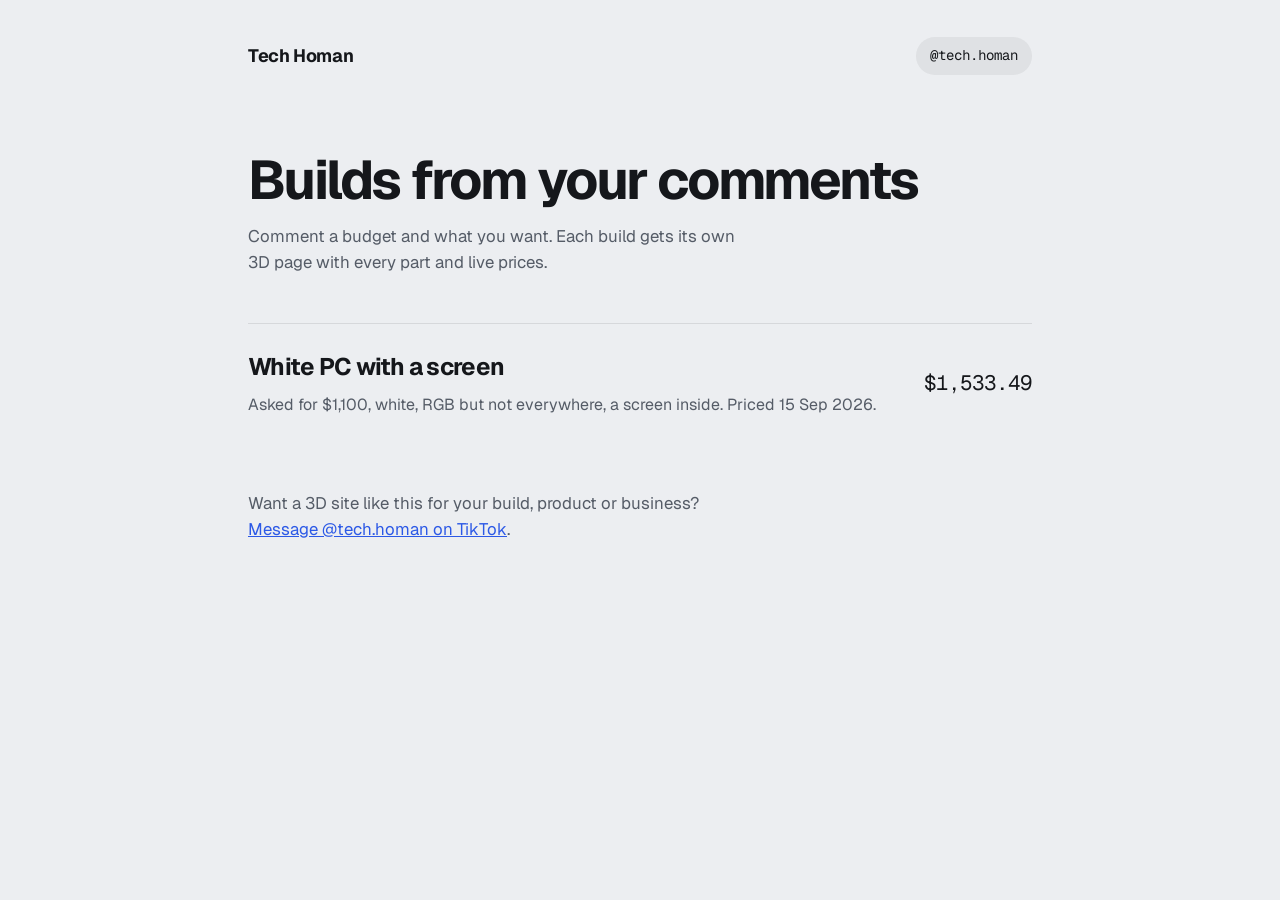
<file: index.html>
<!doctype html>
<html lang="en">
<head>
<meta charset="utf-8">
<meta name="viewport" content="width=device-width, initial-scale=1">
<title>Tech Homan Builds</title>
<meta name="description" content="PC builds from comment requests, each one in 3D with live prices.">
<meta name="color-scheme" content="light dark">
<link rel="preconnect" href="https://fonts.googleapis.com">
<link rel="preconnect" href="https://fonts.gstatic.com" crossorigin>
<link href="https://fonts.googleapis.com/css2?family=Geist:wght@400;600;700&family=Geist+Mono:wght@400&display=swap" rel="stylesheet">
<style>
  :root { --bg: #eceef1; --ink: #15171b; --muted: #555c67; --line: rgba(21,23,27,.10); --chip: rgba(21,23,27,.06); --accent: #2c59e6; }
  @media (prefers-color-scheme: dark) { :root { --bg: #0f1114; --ink: #eceef1; --muted: #a0a7b2; --line: rgba(236,238,241,.10); --chip: rgba(236,238,241,.08); --accent: #7d98ff; } }
  *, *::before, *::after { box-sizing: border-box; }
  body { margin: 0; background: var(--bg); color: var(--ink); font-family: 'Geist', ui-sans-serif, system-ui, sans-serif; line-height: 1.55; -webkit-font-smoothing: antialiased; }
  .wrap { max-width: 880px; margin: 0 auto; padding: 32px clamp(16px, 5vw, 48px) 64px; }
  header { display: flex; justify-content: space-between; align-items: center; height: 48px; margin-bottom: 72px; }
  .brand { font-weight: 700; font-size: 18px; letter-spacing: -0.02em; }
  .handle { font-family: 'Geist Mono', ui-monospace, monospace; font-size: 14px; color: var(--ink); text-decoration: none; padding: 8px 14px; border-radius: 999px; background: var(--chip); }
  h1 { font-size: clamp(2.2rem, 5vw, 3.4rem); line-height: 1.04; letter-spacing: -0.04em; margin: 0 0 14px; }
  .lede { color: var(--muted); max-width: 46ch; margin: 0 0 48px; font-size: 1.05rem; }
  .build { display: grid; grid-template-columns: 1fr auto; gap: 8px 24px; align-items: end; padding: 24px 0; border-top: 1px solid var(--line); color: inherit; text-decoration: none; }
  .build h2 { margin: 0; font-size: 1.5rem; letter-spacing: -0.03em; }
  .build p { margin: 0; color: var(--muted); grid-column: 1; }
  .build .price { font-family: 'Geist Mono', ui-monospace, monospace; font-size: 1.3rem; grid-column: 2; grid-row: 1 / span 2; align-self: center; }
  .build:hover h2, .build:focus-visible h2 { color: var(--accent); }
  .build:focus-visible { outline: 2px solid var(--accent); outline-offset: 4px; border-radius: 4px; }
  @media (max-width: 560px) { .build { grid-template-columns: 1fr; } .build .price { grid-column: 1; grid-row: auto; } }
</style>
</head>
<body>
<div class="wrap">
  <header>
    <span class="brand">Tech Homan</span>
    <a class="handle" href="https://www.tiktok.com/@tech.homan" target="_blank" rel="noopener">@tech.homan</a>
  </header>
  <h1>Builds from your comments</h1>
  <p class="lede">Comment a budget and what you want. Each build gets its own 3D page with every part and live prices.</p>
  <a class="build" href="white-screen-pc/">
    <h2>White PC with a screen</h2>
    <p>Asked for $1,100, white, RGB but not everywhere, a screen inside. Priced 15 Sep 2026.</p>
    <span class="price">$1,533.49</span>
  </a>
  <p class="lede" style="margin:48px 0 0">Want a 3D site like this for your build, product or business? <a href="https://www.tiktok.com/@tech.homan" target="_blank" rel="noopener" style="color:var(--accent)">Message @tech.homan on TikTok</a>.</p>
</div>
</body>
</html>
</file>
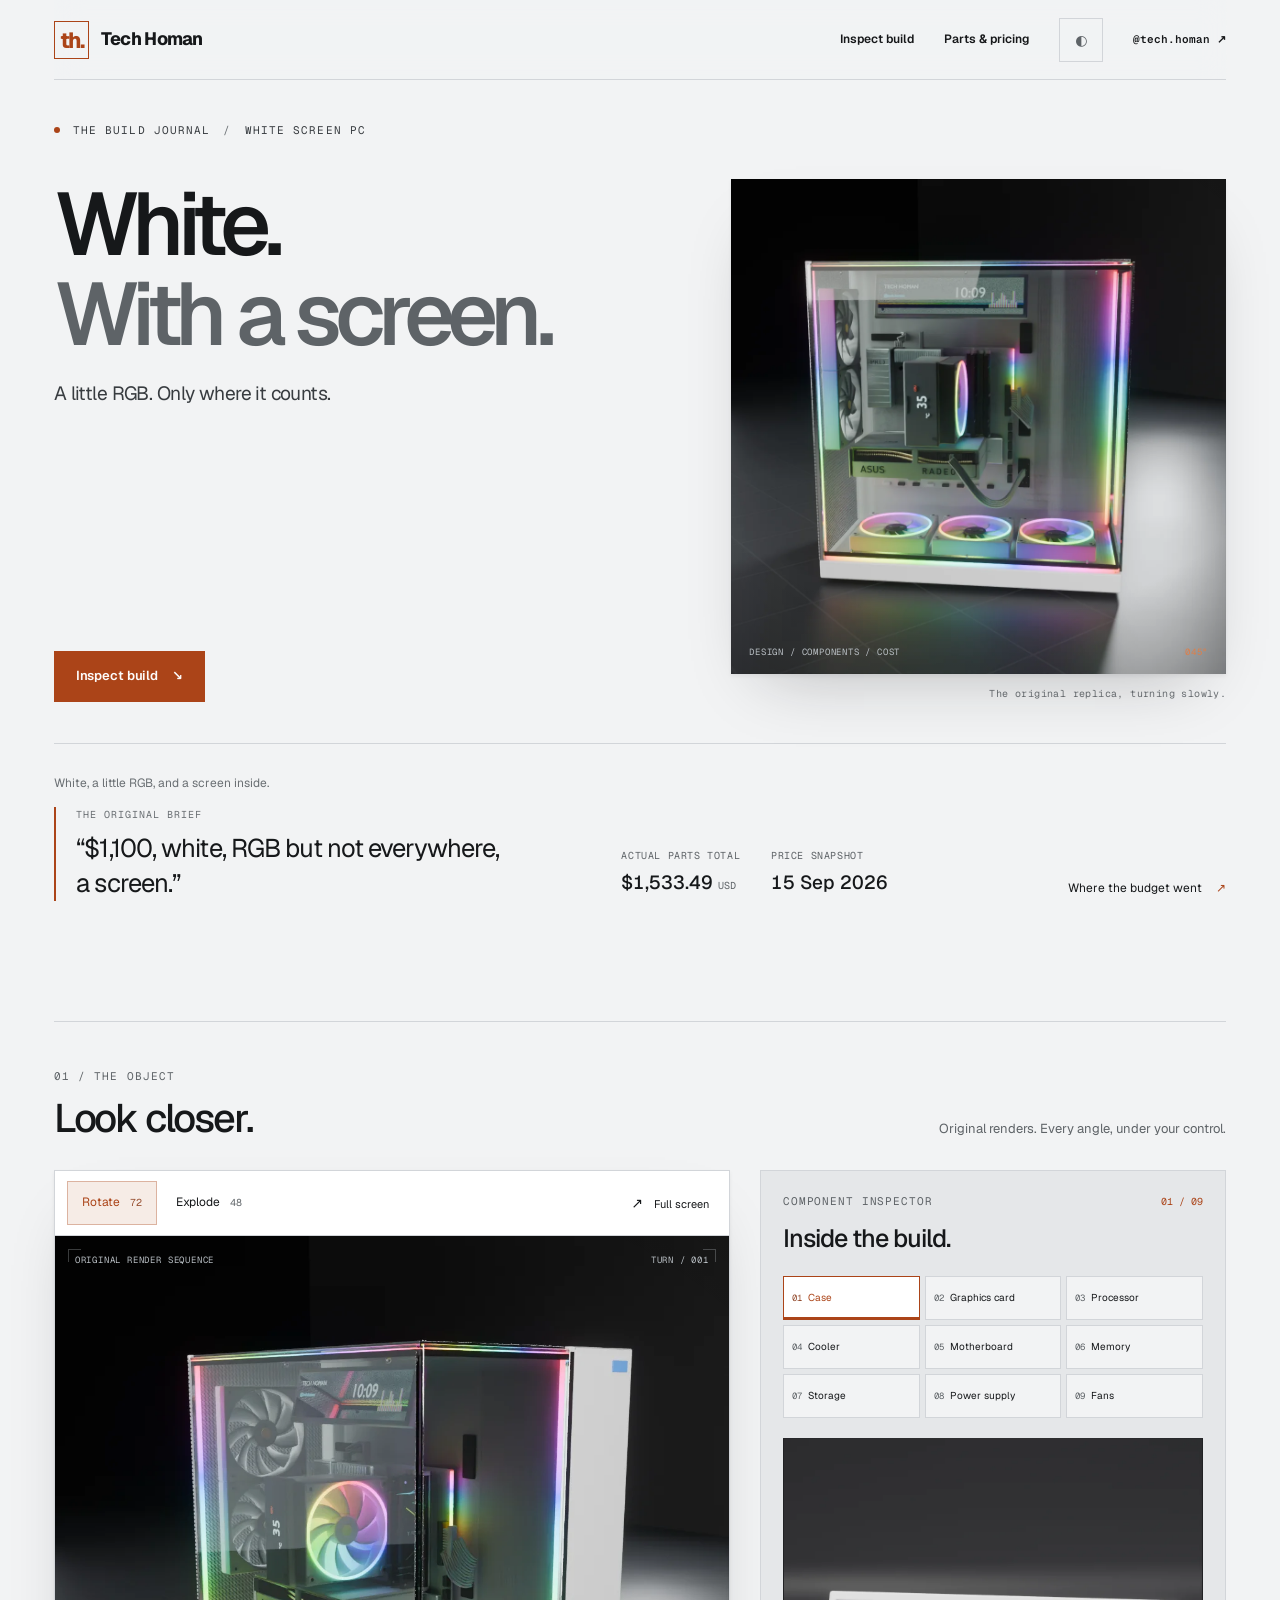
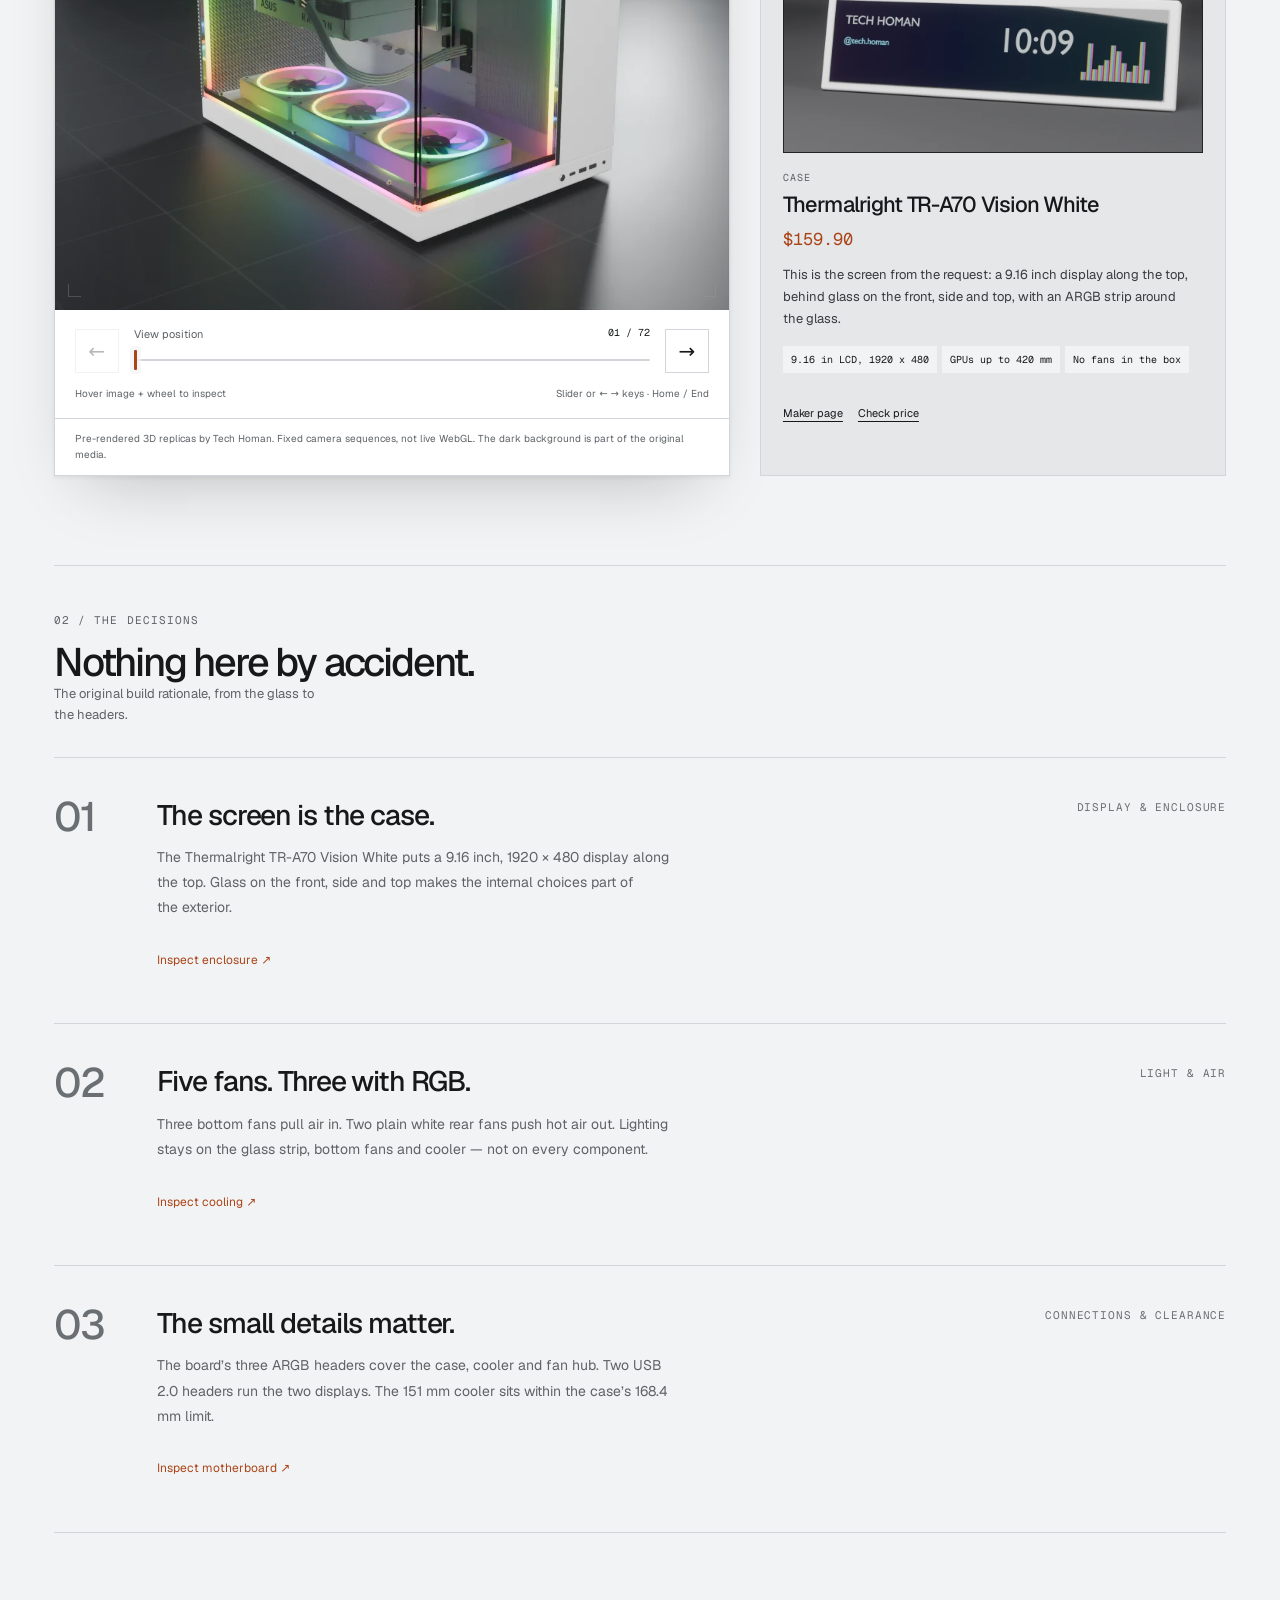
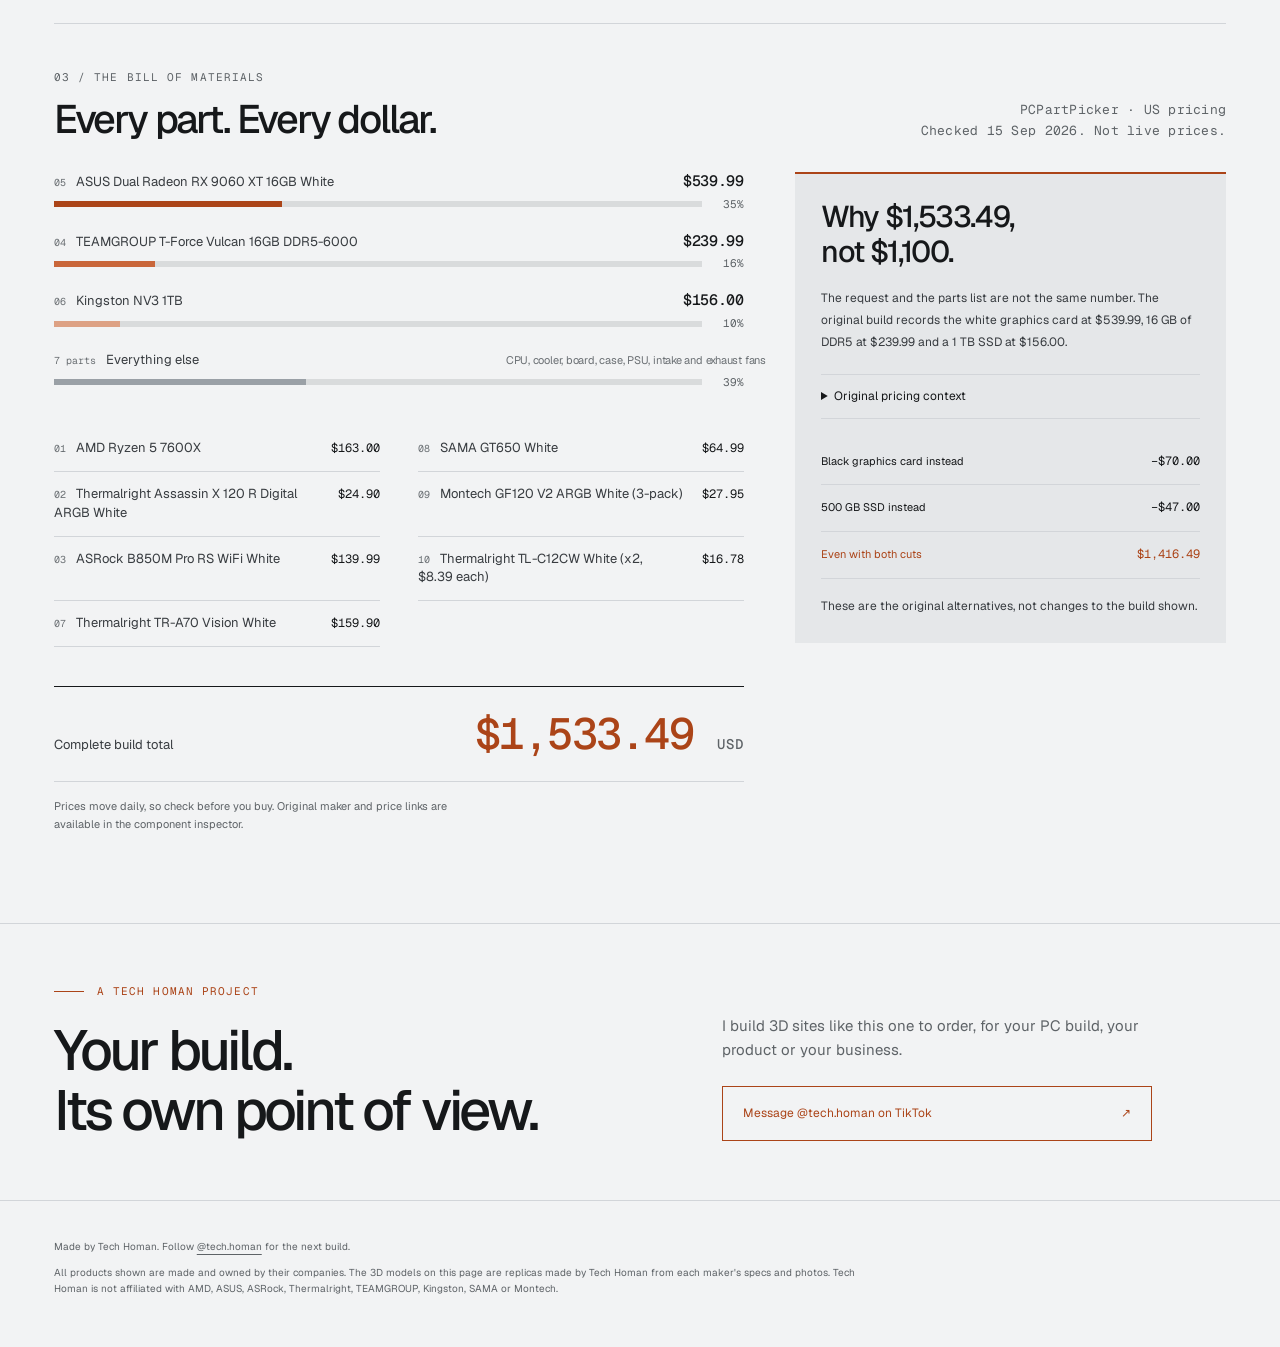
<file: white-screen-pc/index.html>
<!doctype html>
<html lang="en">
<head>
<meta charset="utf-8">
<meta name="viewport" content="width=device-width, initial-scale=1">
<meta name="theme-color" content="#f3f4f5" media="(prefers-color-scheme: light)">
<meta name="theme-color" content="#0d0f11" media="(prefers-color-scheme: dark)">
<meta name="description" content="Tech Homan's white PC with a screen. Inspect the original rendered build, every component and the $1,533.49 parts list.">
<title>White PC with a Screen — Tech Homan</title>
<link rel="icon" href="data:,">
<link rel="preload" as="font" type="font/woff2" href="fonts/geist-latin.woff2" crossorigin>
<link rel="preload" as="font" type="font/woff2" href="fonts/geistmono-latin.woff2" crossorigin>
<link rel="preload" as="image" href="frames/turn_000.webp">
<script>try{if(self!==top&&!localStorage.getItem('th-theme'))document.documentElement.setAttribute('data-theme','light');}catch(e){document.documentElement.setAttribute('data-theme','light');}</script>
<link rel="stylesheet" href="style.css">
<script src="app.js" defer></script>
</head>
<body>
<a class="skip" href="#main">Skip to build</a>

<header class="site-header">
  <a class="brand" href="https://aayan-cloud.github.io/techhoman-builds/"><span class="brand-mark" aria-hidden="true">th.</span>Tech Homan</a>
  <nav aria-label="Main">
    <a href="#workbench">Inspect build</a>
    <a href="#list">Parts &amp; pricing</a>
    <button class="theme-toggle" id="theme-toggle" type="button" aria-label="Switch to dark theme" aria-pressed="false"><span class="i-moon" aria-hidden="true">◐</span><span class="i-sun" aria-hidden="true">◑</span></button>
    <a class="social" href="https://www.tiktok.com/@tech.homan" target="_blank" rel="noopener">@tech.homan ↗</a>
  </nav>
  <div class="progress" aria-hidden="true"><span id="progress-bar"></span></div>
</header>

<main id="main">

<!-- ─────────────────────────────────────────────────────────────── hero -->
<section class="intro shell">
  <p class="eyebrow intro-flag"><span class="status-dot" aria-hidden="true"></span> The build journal <span class="flag-sep">/</span> White screen PC</p>

  <div class="hero">
    <div class="hero-copy">
      <h1>White.<br><span>With a screen.</span></h1>
      <p class="intro-line">A little RGB. Only where it counts.</p>
      <a class="cta" href="#workbench">Inspect build <span aria-hidden="true">↘</span></a>
    </div>

    <figure class="hero-plate">
      <div class="plate-stage" id="hero-plate">
        <img id="hero-render" src="frames/turn_000.webp" alt="The original rendered white build with a lit screen along the top and an ARGB strip around the glass, turning slowly through its front three-quarter view" width="1080" height="1080" fetchpriority="high" decoding="async" draggable="false">
        <span class="plate-slate" aria-hidden="true">Design / components / cost</span>
        <span class="plate-angle" id="hero-angle" aria-hidden="true">000°</span>
      </div>
      <figcaption>The original replica, turning slowly.</figcaption>
    </figure>
  </div>

  <div class="brief-band">
    <div class="band-brief">
      <p class="band-lede">White, a little RGB, and a screen inside.</p>
      <p class="brief-quote"><span class="band-label">The original brief</span>“$1,100, white, RGB but not everywhere, a screen.”</p>
    </div>
    <dl class="brief-meta">
      <div><dt>Actual parts total</dt><dd>$1,533.49 <small>USD</small></dd></div>
      <div><dt>Price snapshot</dt><dd>15 Sep 2026</dd></div>
    </dl>
    <a class="text-link" href="#budget">Where the budget went <span aria-hidden="true">↗</span></a>
  </div>
</section>

<!-- ────────────────────────────────────────────────────────── 01 object -->
<section id="workbench" class="workbench shell" aria-labelledby="viewer-heading">
  <div class="section-heading">
    <div>
      <span class="eyebrow">01 / The object</span>
      <h2 id="viewer-heading">Look closer.</h2>
    </div>
    <p>Original renders. Every angle, under your control.</p>
  </div>

  <div class="bench-grid">
    <div class="viewer" id="viewer">
      <div class="viewer-toolbar">
        <div class="mode-switch" role="group" aria-label="Render sequence">
          <button class="mode" data-mode="turn" aria-pressed="true">Rotate <span>72</span></button>
          <button class="mode" data-mode="explode" aria-pressed="false">Explode <span>48</span></button>
        </div>
        <button class="expand" id="expand" aria-label="Open full-screen viewer">↗ <span>Full screen</span></button>
      </div>

      <div class="stage" id="stage" tabindex="0" role="group" aria-label="Original render viewer. Hover and use the wheel to scrub. Arrow keys change frames; Home and End reach the limits." aria-describedby="viewer-help">
        <img id="render" class="render" src="frames/turn_000.webp" alt="White Thermalright A70 Vision build with a screen along the top and RGB around the glass" width="1080" height="1080" draggable="false">
        <span class="media-tag">Original render sequence</span>
        <span class="frame-tag" aria-hidden="true">Turn / 001</span>
        <p id="media-error" role="status" hidden>This frame could not load. Try another position.</p>
      </div>

      <div class="scrub-controls">
        <button type="button" class="step" data-step="-1" aria-label="Previous frame">←</button>
        <div class="range-wrap">
          <label for="frame-range">View position <output class="frame-count">01 / 72</output></label>
          <input id="frame-range" class="frame-range" type="range" min="0" max="71" value="0" aria-label="Render frame">
        </div>
        <button type="button" class="step" data-step="1" aria-label="Next frame">→</button>
      </div>

      <p id="viewer-help" class="viewer-help"><span>Hover image + wheel to inspect</span><span>Slider or ← → keys · Home / End</span></p>
      <p class="media-note">Pre-rendered 3D replicas by Tech Homan. Fixed camera sequences, not live WebGL. The dark background is part of the original media.</p>
    </div>

    <aside class="inspector" aria-labelledby="inspect-heading">
      <div class="inspector-heading">
        <span class="panel-label">Component inspector</span>
        <span id="part-counter" class="counter">01 / 09</span>
      </div>
      <h3 id="inspect-heading">Inside the build.</h3>

      <div class="part-selectors" role="group" aria-label="Choose a component">
        <button type="button" class="part-select" data-part="0" aria-pressed="true" aria-controls="component-0"><span>01</span>Case</button>
        <button type="button" class="part-select" data-part="1" aria-pressed="false" aria-controls="component-1"><span>02</span>Graphics card</button>
        <button type="button" class="part-select" data-part="2" aria-pressed="false" aria-controls="component-2"><span>03</span>Processor</button>
        <button type="button" class="part-select" data-part="3" aria-pressed="false" aria-controls="component-3"><span>04</span>Cooler</button>
        <button type="button" class="part-select" data-part="4" aria-pressed="false" aria-controls="component-4"><span>05</span>Motherboard</button>
        <button type="button" class="part-select" data-part="5" aria-pressed="false" aria-controls="component-5"><span>06</span>Memory</button>
        <button type="button" class="part-select" data-part="6" aria-pressed="false" aria-controls="component-6"><span>07</span>Storage</button>
        <button type="button" class="part-select" data-part="7" aria-pressed="false" aria-controls="component-7"><span>08</span>Power supply</button>
        <button type="button" class="part-select" data-part="8" aria-pressed="false" aria-controls="component-8"><span>09</span>Fans</button>
      </div>

      <div id="part-panels">
        <article class="part" id="component-0" tabindex="-1">
          <div class="part-media">
            <img src="frames/part_lcd.webp" alt="The 9.16 inch screen mounted along the top of the case" width="1080" height="1080" loading="lazy" decoding="async">
          </div>
          <div class="part-body">
            <h3>Case</h3>
            <p class="product">Thermalright TR-A70 Vision White</p>
            <p class="price">$159.90</p>
            <p class="why">This is the screen from the request: a 9.16 inch display along the top, behind glass on the front, side and top, with an ARGB strip around the glass.</p>
            <ul class="facts"><li>9.16 in LCD, 1920 x 480</li><li>GPUs up to 420 mm</li><li>No fans in the box</li></ul>
            <p class="links"><a href="https://www.thermalright.com/product/a70-vision-white/" target="_blank" rel="noopener">Maker page</a><a href="https://pcpartpicker.com/search/?q=Thermalright%20A70%20Vision%20White" target="_blank" rel="noopener">Check price</a></p>
          </div>
        </article>

        <article class="part" id="component-1" tabindex="-1" hidden>
          <div class="part-media">
            <img src="frames/part_gpu.webp" alt="White ASUS Dual RX 9060 XT with two fans" width="1080" height="1080" loading="lazy" decoding="async">
          </div>
          <div class="part-body">
            <h3>Graphics card</h3>
            <p class="product">ASUS Dual Radeon RX 9060 XT 16GB White</p>
            <p class="price">$539.99</p>
            <p class="why">The biggest line on the list. 16 GB of VRAM leaves room for newer games that need more than 8 GB, and the white shroud matches the case. The black PowerColor version is $469.99.</p>
            <ul class="facts"><li>16 GB GDDR6</li><li>202 x 120 x 49 mm</li><li>One 8-pin</li></ul>
            <p class="links"><a href="https://www.asus.com/us/motherboards-components/graphics-cards/dual/dual-rx9060xt-16g-white/" target="_blank" rel="noopener">Maker page</a><a href="https://pcpartpicker.com/search/?q=DUAL-RX9060XT-16G-WHITE" target="_blank" rel="noopener">Check price</a></p>
          </div>
        </article>

        <article class="part" id="component-2" tabindex="-1" hidden>
          <div class="part-media">
            <img src="frames/part_cpu.webp" alt="AMD Ryzen 5 7600X processor" width="1080" height="1080" loading="lazy" decoding="async">
          </div>
          <div class="part-body">
            <h3>Processor</h3>
            <p class="product">AMD Ryzen 5 7600X</p>
            <p class="price">$163.00</p>
            <p class="why">Six Zen 4 cores. The Ryzen 5 8400F is $14 cheaper, but it has half the cache and tests slower in games, so the $14 stays here.</p>
            <ul class="facts"><li>6 cores, 12 threads</li><li>AM5 socket</li><li>No cooler in the box</li></ul>
            <p class="links"><a href="https://www.amd.com/en/products/processors/desktops/ryzen/7000-series/amd-ryzen-5-7600x.html" target="_blank" rel="noopener">Maker page</a><a href="https://pcpartpicker.com/search/?q=Ryzen%205%207600X" target="_blank" rel="noopener">Check price</a></p>
          </div>
        </article>

        <article class="part" id="component-3" tabindex="-1" hidden>
          <div class="part-media">
            <img src="frames/part_cooler.webp" alt="White Thermalright Assassin X 120 R Digital cooler with a rainbow fan ring" width="1080" height="1080" loading="lazy" decoding="async">
          </div>
          <div class="part-body">
            <h3>Cooler</h3>
            <p class="product">Thermalright Assassin X 120 R Digital ARGB White</p>
            <p class="price">$24.90</p>
            <p class="why">A white single tower with a small display on top. Its fan ring is one of the few places this build gets RGB.</p>
            <ul class="facts"><li>151 mm tall, case fits 168.4 mm</li><li>4 x 6 mm heatpipes</li><li>Display uses a USB 2.0 header</li></ul>
            <p class="links"><a href="https://www.thermalright.com/product/assassin-x-120-r-digital-argb-white/" target="_blank" rel="noopener">Maker page</a><a href="https://pcpartpicker.com/search/?q=Assassin%20X%20120%20R%20Digital%20ARGB%20White" target="_blank" rel="noopener">Check price</a></p>
          </div>
        </article>

        <article class="part" id="component-4" tabindex="-1" hidden>
          <div class="part-media">
            <img src="frames/part_board.webp" alt="White ASRock B850M Pro RS WiFi motherboard" width="1080" height="1080" loading="lazy" decoding="async">
          </div>
          <div class="part-body">
            <h3>Motherboard</h3>
            <p class="product">ASRock B850M Pro RS WiFi White</p>
            <p class="price">$139.99</p>
            <p class="why">White board, silver heatsinks. Three ARGB headers cover the case strip, the cooler and the fan hub, and two USB 2.0 headers run the two displays.</p>
            <ul class="facts"><li>Wi-Fi 6E and 2.5G LAN</li><li>3 ARGB headers</li><li>2 USB 2.0 headers</li></ul>
            <p class="links"><a href="https://www.asrock.com/mb/AMD/B850M%20Pro%20RS%20WiFi%20White/index.asp" target="_blank" rel="noopener">Maker page</a><a href="https://pcpartpicker.com/search/?q=B850M%20Pro%20RS%20WiFi%20White" target="_blank" rel="noopener">Check price</a></p>
          </div>
        </article>

        <article class="part" id="component-5" tabindex="-1" hidden>
          <div class="part-media">
            <img src="frames/part_ram.webp" alt="Two black T-Force Vulcan DDR5 memory sticks" width="1080" height="1080" loading="lazy" decoding="async">
          </div>
          <div class="part-body">
            <h3>Memory</h3>
            <p class="product">TEAMGROUP T-Force Vulcan 16GB (2 x 8GB) DDR5-6000</p>
            <p class="price">$239.99</p>
            <p class="why">Plain black, low profile, no RGB, so the lighting stays where it was asked for.</p>
            <ul class="facts"><li>2 x 8 GB, dual channel</li><li>CL38</li><li>1.25 V</li></ul>
            <p class="links"><a href="https://www.teamgroupinc.com/en/product-detail/memory/T-FORCE/vulcan-ddr5-black/vulcan-ddr5-black-FLBD516G6000HC38ADC01/" target="_blank" rel="noopener">Maker page</a><a href="https://pcpartpicker.com/search/?q=FLBD516G6000HC38ADC01" target="_blank" rel="noopener">Check price</a></p>
          </div>
        </article>

        <article class="part" id="component-6" tabindex="-1" hidden>
          <div class="part-media">
            <img src="frames/part_ssd.webp" alt="Kingston NV3 M.2 SSD" width="1080" height="1080" loading="lazy" decoding="async">
          </div>
          <div class="part-body">
            <h3>Storage</h3>
            <p class="product">Kingston NV3 1TB</p>
            <p class="price">$156.00</p>
            <p class="why">A PCIe 4.0 NVMe drive that hides under the motherboard's M.2 heatsink. The 500 GB version is $109.00.</p>
            <ul class="facts"><li>M.2 2280</li><li>PCIe 4.0 x4</li><li>1 TB</li></ul>
            <p class="links"><a href="https://www.kingston.com/en/ssd/nv3-nvme-pcie-ssd" target="_blank" rel="noopener">Maker page</a><a href="https://pcpartpicker.com/search/?q=SNV3S%2F1000G" target="_blank" rel="noopener">Check price</a></p>
          </div>
        </article>

        <article class="part" id="component-7" tabindex="-1" hidden>
          <div class="part-media">
            <img src="frames/part_psu.webp" alt="White SAMA GT650 power supply" width="1080" height="1080" loading="lazy" decoding="async">
          </div>
          <div class="part-body">
            <h3>Power supply</h3>
            <p class="product">SAMA GT650 White</p>
            <p class="price">$64.99</p>
            <p class="why">650 W, fully modular, white. The graphics card draws about 150 W, so there is plenty of headroom. It mounts behind the motherboard tray.</p>
            <ul class="facts"><li>80+ Gold</li><li>ATX 3.1</li><li>5 year warranty</li></ul>
            <p class="links"><a href="https://pcpartpicker.com/product/Wx9nTW/sama-gt-650-w-80-gold-certified-fully-modular-atx-power-supply-gt650-whgffxx1-us" target="_blank" rel="noopener">Product and price</a></p>
          </div>
        </article>

        <article class="part" id="component-8" tabindex="-1" hidden>
          <div class="part-media">
            <img src="frames/part_fansBottom.webp" alt="Three white Montech fans glowing with rainbow light" width="1080" height="1080" loading="lazy" decoding="async">
          </div>
          <div class="part-body">
            <h3>Fans</h3>
            <p class="product">Montech GF120 V2 ARGB White (3-pack) + 2x Thermalright TL-C12CW White</p>
            <p class="price">$27.95 + $16.78</p>
            <p class="why">The case comes with no fans. The three at the bottom glow and pull air in. Two plain white fans at the back push the hot air out. RGB stays on the glass strip, these three fans and the cooler.</p>
            <ul class="facts"><li>120 mm</li><li>Hub included with the ARGB pack</li><li>RGB on 3 of 5</li></ul>
            <p class="links"><a href="https://www.montechpc.com/gf120-v2-argb" target="_blank" rel="noopener">Montech page</a><a href="https://www.thermalright.com/product/tl-c12cw/" target="_blank" rel="noopener">Thermalright page</a><a href="https://pcpartpicker.com/search/?q=Montech%20GF120%20V2%20White" target="_blank" rel="noopener">Check price</a></p>
          </div>
        </article>
      </div>
    </aside>
  </div>
</section>

<!-- ─────────────────────────────────────────────────────── 02 decisions -->
<section class="engineering shell" aria-labelledby="engineering-title">
  <div class="section-heading stacked">
    <span class="eyebrow">02 / The decisions</span>
    <h2 id="engineering-title">Nothing here by accident.</h2>
    <p class="section-note">The original build rationale, from the glass to the headers.</p>
  </div>

  <ol class="decision-list">
    <li>
      <span class="chapter-num" aria-hidden="true">01</span>
      <div class="chapter-body">
        <h3>The screen is the case.</h3>
        <p>The Thermalright TR-A70 Vision White puts a 9.16 inch, 1920 × 480 display along the top. Glass on the front, side and top makes the internal choices part of the exterior.</p>
        <a href="#workbench" data-inspect="0">Inspect enclosure ↗</a>
      </div>
      <span class="chapter-tag">Display &amp; enclosure</span>
    </li>
    <li>
      <span class="chapter-num" aria-hidden="true">02</span>
      <div class="chapter-body">
        <h3>Five fans. Three with RGB.</h3>
        <p>Three bottom fans pull air in. Two plain white rear fans push hot air out. Lighting stays on the glass strip, bottom fans and cooler — not on every component.</p>
        <a href="#workbench" data-inspect="8">Inspect cooling ↗</a>
      </div>
      <span class="chapter-tag">Light &amp; air</span>
    </li>
    <li>
      <span class="chapter-num" aria-hidden="true">03</span>
      <div class="chapter-body">
        <h3>The small details matter.</h3>
        <p>The board’s three ARGB headers cover the case, cooler and fan hub. Two USB 2.0 headers run the two displays. The 151 mm cooler sits within the case’s 168.4 mm limit.</p>
        <a href="#workbench" data-inspect="4">Inspect motherboard ↗</a>
      </div>
      <span class="chapter-tag">Connections &amp; clearance</span>
    </li>
  </ol>
</section>

<!-- ────────────────────────────────────────────────────────── 03 the bill -->
<section id="list" class="bill shell" aria-labelledby="bill-title">
  <div class="section-heading">
    <div>
      <span class="eyebrow">03 / The bill of materials</span>
      <h2 id="bill-title">Every part. Every dollar.</h2>
    </div>
    <p class="bill-source">PCPartPicker · US pricing<br>Checked 15 Sep 2026. Not live prices.</p>
  </div>

  <div class="bill-grid">
    <div class="bill-main">
      <p class="sr-only">Full parts list, 10 priced line items in US dollars, totalling $1,533.49.</p>

      <ul class="cost-split" role="list">
        <li class="cost-row seg-1">
          <div class="cost-head">
            <span class="cost-name"><span class="cost-num">05</span>ASUS Dual Radeon RX 9060 XT 16GB White</span>
            <span class="cost-price">$539.99</span>
          </div>
          <div class="cost-track"><span class="cost-fill"></span></div>
          <span class="cost-share">35%</span>
        </li>
        <li class="cost-row seg-2">
          <div class="cost-head">
            <span class="cost-name"><span class="cost-num">04</span>TEAMGROUP T-Force Vulcan 16GB DDR5-6000</span>
            <span class="cost-price">$239.99</span>
          </div>
          <div class="cost-track"><span class="cost-fill"></span></div>
          <span class="cost-share">16%</span>
        </li>
        <li class="cost-row seg-3">
          <div class="cost-head">
            <span class="cost-name"><span class="cost-num">06</span>Kingston NV3 1TB</span>
            <span class="cost-price">$156.00</span>
          </div>
          <div class="cost-track"><span class="cost-fill"></span></div>
          <span class="cost-share">10%</span>
        </li>
        <li class="cost-row seg-4">
          <div class="cost-head">
            <span class="cost-name"><span class="cost-num">7 parts</span>Everything else</span>
            <span class="cost-price alt">CPU, cooler, board, case, PSU, intake and exhaust fans</span>
          </div>
          <div class="cost-track"><span class="cost-fill"></span></div>
          <span class="cost-share">39%</span>
        </li>
      </ul>

      <dl class="line-items">
        <div class="line"><dt><span class="line-num">01</span>AMD Ryzen 5 7600X</dt><dd>$163.00</dd></div>
        <div class="line"><dt><span class="line-num">02</span>Thermalright Assassin X 120 R Digital ARGB White</dt><dd>$24.90</dd></div>
        <div class="line"><dt><span class="line-num">03</span>ASRock B850M Pro RS WiFi White</dt><dd>$139.99</dd></div>
        <div class="line"><dt><span class="line-num">07</span>Thermalright TR-A70 Vision White</dt><dd>$159.90</dd></div>
        <div class="line"><dt><span class="line-num">08</span>SAMA GT650 White</dt><dd>$64.99</dd></div>
        <div class="line"><dt><span class="line-num">09</span>Montech GF120 V2 ARGB White (3-pack)</dt><dd>$27.95</dd></div>
        <div class="line"><dt><span class="line-num">10</span>Thermalright TL-C12CW White (x2, $8.39 each)</dt><dd>$16.78</dd></div>
      </dl>

      <div class="total">
        <span class="total-label">Complete build total</span>
        <strong class="total-value">$1,533.49 <small>USD</small></strong>
      </div>
      <p class="note">Prices move daily, so check before you buy. Original maker and price links are available in the component inspector.</p>
    </div>

    <aside id="budget" class="budget">
      <h3>Why $1,533.49,<br>not $1,100.</h3>
      <p>The request and the parts list are not the same number. The original build records the white graphics card at $539.99, 16 GB of DDR5 at $239.99 and a 1 TB SSD at $156.00.</p>
      <details>
        <summary>Original pricing context</summary>
        <p>Parts cost far more in 2026. Memory makers are moving production to AI server memory, so DDR5 and SSDs are priced well above normal.</p>
        <p class="note">Original project commentary, preserved from the 15 Sep 2026 price snapshot; not an independently verified market assessment.</p>
      </details>
      <div class="cut"><span>Black graphics card instead</span><strong>−$70.00</strong></div>
      <div class="cut"><span>500 GB SSD instead</span><strong>−$47.00</strong></div>
      <div class="cut alternative"><span>Even with both cuts</span><strong>$1,416.49</strong></div>
      <p class="note">These are the original alternatives, not changes to the build shown.</p>
    </aside>
  </div>
</section>

<!-- ──────────────────────────────────────────────────────── commission -->
<section class="commission shell">
  <div class="commission-grid">
    <div>
      <p class="commission-label">A Tech Homan project</p>
      <h2>Your build.<br>Its own point of view.</h2>
    </div>
    <div class="commission-body">
      <p>I build 3D sites like this one to order, for your PC build, your product or your business.</p>
      <a class="contact" href="https://www.tiktok.com/@tech.homan" target="_blank" rel="noopener">Message @tech.homan on TikTok <span aria-hidden="true">↗</span></a>
    </div>
  </div>
</section>

<footer>
  <p>Made by Tech Homan. Follow <a href="https://www.tiktok.com/@tech.homan" target="_blank" rel="noopener">@tech.homan</a> for the next build.</p>
  <p>All products shown are made and owned by their companies. The 3D models on this page are replicas made by Tech Homan from each maker's specs and photos. Tech Homan is not affiliated with AMD, ASUS, ASRock, Thermalright, TEAMGROUP, Kingston, SAMA or Montech.</p>
</footer>
</main>

<dialog id="full-view" aria-label="Full-screen original render viewer">
  <div class="full-header"><span>Tech Homan / original media</span><button id="close-full" autofocus>Close <span>Esc ×</span></button></div>
  <div id="full-mount"></div>
</dialog>
</body>
</html>
</file>
<file: white-screen-pc/style.css>
/* ================================================================== fonts
   Self-hosted. No third-party font request, so the page does not leak a
   visitor's IP to a CDN and the first paint does not wait on one. */
@font-face {
  font-family: 'Geist';
  src: url('fonts/geist-latin.woff2') format('woff2');
  font-weight: 100 900; font-style: normal; font-display: swap;
  unicode-range: U+0000-00FF, U+0131, U+0152-0153, U+02BB-02BC, U+02C6, U+02DA, U+02DC, U+0304, U+0308, U+0329, U+2000-206F, U+20AC, U+2122, U+2191, U+2193, U+2212, U+2215, U+FEFF, U+FFFD;
}
@font-face {
  font-family: 'Geist';
  src: url('fonts/geist-latin-ext.woff2') format('woff2');
  font-weight: 100 900; font-style: normal; font-display: swap;
  unicode-range: U+0100-02BA, U+02BD-02C5, U+02C7-02CC, U+02CE-02D7, U+02DD-02FF, U+0304, U+0308, U+0329, U+1D00-1DBF, U+1E00-1E9F, U+1EF2-1EFF, U+2020, U+20A0-20AB, U+20AD-20C0, U+2113, U+2C60-2C7F, U+A720-A7FF;
}
@font-face {
  font-family: 'Geist Mono';
  src: url('fonts/geistmono-latin.woff2') format('woff2');
  font-weight: 100 900; font-style: normal; font-display: swap;
  unicode-range: U+0000-00FF, U+0131, U+0152-0153, U+02BB-02BC, U+02C6, U+02DA, U+02DC, U+0304, U+0308, U+0329, U+2000-206F, U+20AC, U+2122, U+2191, U+2193, U+2212, U+2215, U+FEFF, U+FFFD;
}
@font-face {
  font-family: 'Geist Mono';
  src: url('fonts/geistmono-latin-ext.woff2') format('woff2');
  font-weight: 100 900; font-style: normal; font-display: swap;
  unicode-range: U+0100-02BA, U+02BD-02C5, U+02C7-02CC, U+02CE-02D7, U+02DD-02FF, U+0304, U+0308, U+0329, U+1D00-1DBF, U+1E00-1E9F, U+1EF2-1EFF, U+2020, U+20A0-20AB, U+20AD-20C0, U+2113, U+2C60-2C7F, U+A720-A7FF;
}

/* ================================================================= tokens
   Cold silver and smoke, with one signal accent. The renders are near-black
   product shots, so the media stage is dark in BOTH themes; what changes is the
   metal it sits on and how the frame around it is lit. */
:root {
  color-scheme: light;
  --paper: #f2f3f4;
  --paper-2: #eaebed;
  --raise: #ffffff;
  --sunken: #e5e7e9;
  --ink: #16181a;
  --ink-2: #383c40;
  --muted: #5e6367;
  --muted-2: #6a6f73;
  --line: #d2d5d9;
  --line-soft: rgba(22, 24, 26, .09);
  --accent: #ab4418;
  --accent-ink: #8f3711;
  --accent-wash: #f6ece6;
  --on-accent: #fdfbfa;
  --tint: #e9ebed;
  --seg-1: #ab4418;
  --seg-2: #c9663a;
  --seg-3: #dda184;
  --seg-4: #9aa0a6;
  --stage: #08090b;
  --stage-line: rgba(255, 255, 255, .10);
  --stage-ink: #b9bfc4;
  --accent-on-stage: #dd7f4a;
  --focus: #ab4418;
  --shadow-print: 0 1px 2px rgba(20, 22, 24, .09), 0 20px 48px -26px rgba(20, 22, 24, .30);
  --shadow-pop: 0 2px 4px rgba(20, 22, 24, .06), 0 30px 66px -32px rgba(20, 22, 24, .28);

  --ease: cubic-bezier(.22, .61, .36, 1);
  --ease-out: cubic-bezier(.16, 1, .3, 1);
  --t-fast: 130ms;
  --t-mid: 260ms;
  --t-slow: 620ms;

  --mono: 'Geist Mono', 'Cascadia Mono', Consolas, monospace;
  --sans: 'Geist', 'Segoe UI', system-ui, -apple-system, sans-serif;
}

@media (prefers-color-scheme: dark) {
  :root:not([data-theme='light']) {
    color-scheme: dark;
    --paper: #0d0f11;
    --paper-2: #111417;
    --raise: #15181b;
    --sunken: #171b1e;
    --ink: #edeff1;
    --ink-2: #c2c7cb;
    --muted: #92989d;
    --muted-2: #7d838a;
    --line: #272b2f;
    --line-soft: rgba(237, 239, 241, .10);
    --accent: #ff7a3d;
    --accent-ink: #ff9a68;
    --accent-wash: #221610;
    --on-accent: #100c09;
    --tint: #1b1f22;
    --seg-1: #ff7a3d;
    --seg-2: #b85c30;
    --seg-3: #7a4426;
    --seg-4: #454a50;
    --stage: #050607;
    --stage-line: rgba(255, 255, 255, .08);
    --stage-ink: #a4aab0;
    --accent-on-stage: #ff8f5c;
    --focus: #ff7a3d;
    --shadow-print: 0 1px 0 rgba(255, 255, 255, .04), 0 26px 64px -32px rgba(0, 0, 0, .9);
    --shadow-pop: 0 26px 64px -30px rgba(0, 0, 0, .85);
  }
}

:root[data-theme='dark'] {
  color-scheme: dark;
  --paper: #0d0f11;
  --paper-2: #111417;
  --raise: #15181b;
  --sunken: #171b1e;
  --ink: #edeff1;
  --ink-2: #c2c7cb;
  --muted: #92989d;
  --muted-2: #7d838a;
  --line: #272b2f;
  --line-soft: rgba(237, 239, 241, .10);
  --accent: #ff7a3d;
  --accent-ink: #ff9a68;
  --accent-wash: #221610;
  --on-accent: #100c09;
  --tint: #1b1f22;
  --seg-1: #ff7a3d;
  --seg-2: #b85c30;
  --seg-3: #7a4426;
  --seg-4: #454a50;
  --stage: #050607;
  --stage-line: rgba(255, 255, 255, .08);
  --stage-ink: #a4aab0;
  --accent-on-stage: #ff8f5c;
  --focus: #ff7a3d;
  --shadow-print: 0 1px 0 rgba(255, 255, 255, .04), 0 26px 64px -32px rgba(0, 0, 0, .9);
  --shadow-pop: 0 26px 64px -30px rgba(0, 0, 0, .85);
}

/* =================================================================== base */
* { box-sizing: border-box }
html {
  background: var(--paper); scroll-padding-top: 92px; -webkit-text-size-adjust: 100%;
}
body {
  margin: 0; color: var(--ink); background: var(--paper);
  font: 15px/1.6 var(--sans); -webkit-font-smoothing: antialiased;
  transition: background var(--t-mid) var(--ease), color var(--t-mid) var(--ease);
}
@media (prefers-reduced-motion: no-preference) { html { scroll-behavior: smooth } }
button, input, a { -webkit-tap-highlight-color: transparent }
a { color: inherit; text-underline-offset: 4px; text-decoration-thickness: from-font }
button { font: inherit; color: inherit; cursor: pointer }
button, a, input { touch-action: manipulation }
button {
  border: 1px solid var(--line); background: transparent; border-radius: 0; min-height: 44px;
  transition: background var(--t-fast) var(--ease), border-color var(--t-fast) var(--ease),
              color var(--t-fast) var(--ease), transform var(--t-fast) var(--ease);
}
button:hover { background: var(--sunken) }
button:active { transform: translateY(1px) }
a { transition: color var(--t-fast) var(--ease) }
a:hover { color: var(--accent) }
:focus-visible { outline: 3px solid var(--focus); outline-offset: 4px; border-radius: 1px }
img { display: block; max-width: 100% }
[hidden] { display: none !important }

.shell { max-width: 1600px; margin: auto; padding-inline: clamp(20px, 4.2vw, 80px) }
.eyebrow { font: 11px/1.5 var(--mono); letter-spacing: .1em; text-transform: uppercase; color: var(--muted) }
.panel-label { font: 11px/1.5 var(--mono); letter-spacing: .08em; text-transform: uppercase; color: var(--muted) }
.counter { font: 10px var(--mono); color: var(--accent); font-variant-numeric: tabular-nums }

/* ================================================================= header */
.site-header {
  height: 80px; margin: 0 clamp(20px, 4.2vw, 80px); border-bottom: 1px solid var(--line);
  display: flex; align-items: center; justify-content: space-between; gap: 20px;
  position: sticky; top: 0; z-index: 40;
  background: color-mix(in srgb, var(--paper) 86%, transparent);
  backdrop-filter: saturate(1.4) blur(14px);
  -webkit-backdrop-filter: saturate(1.4) blur(14px);
}
.brand {
  font-weight: 750; font-size: 18px; letter-spacing: -.7px; text-decoration: none;
  display: flex; align-items: center; gap: 12px; white-space: nowrap;
}
.brand-mark {
  font-size: 22px; line-height: 1; padding: 7px 5px; color: var(--accent);
  border: 1px solid var(--accent); letter-spacing: -2px;
}
.site-header nav { display: flex; align-items: center; gap: 30px; font-size: 12px; font-weight: 600 }
.site-header nav a { text-decoration: none; padding-block: 12px; position: relative }
.site-header nav a::after {
  content: ''; position: absolute; left: 0; right: 0; bottom: 6px; height: 1px;
  background: currentColor; transform: scaleX(0); transform-origin: left;
  transition: transform var(--t-mid) var(--ease-out);
}
.site-header nav a:hover::after, .site-header nav a:focus-visible::after { transform: scaleX(1) }
.site-header .social { font-family: var(--mono); font-size: 11px }
.theme-toggle {
  width: 44px; min-width: 44px; padding: 0; display: grid; place-items: center;
  border-color: var(--line); color: var(--muted); font-size: 14px; line-height: 1;
}
.theme-toggle:hover { color: var(--accent); border-color: var(--accent) }
.theme-toggle .i-sun { display: none }
:root[data-theme='dark'] .theme-toggle .i-sun { display: block }
:root[data-theme='dark'] .theme-toggle .i-moon { display: none }
@media (prefers-color-scheme: dark) {
  :root:not([data-theme='light']) .theme-toggle .i-sun { display: block }
  :root:not([data-theme='light']) .theme-toggle .i-moon { display: none }
}

/* reading progress: driven by the scroll timeline, no scroll handler */
.progress { position: absolute; left: 0; right: 0; bottom: -1px; height: 2px; overflow: hidden; pointer-events: none }
.progress span { display: block; height: 100%; background: var(--accent); transform: scaleX(0); transform-origin: 0 50% }
@supports (animation-timeline: scroll()) {
  .progress span {
    animation: progressGrow linear both;
    animation-timeline: scroll(root block);
  }
  @keyframes progressGrow { from { transform: scaleX(0) } to { transform: scaleX(1) } }
}

/* ================================================================== hero */
.intro { padding-top: clamp(20px, 2.4vw, 34px) }
.intro-flag { display: flex; align-items: center; gap: 13px; color: var(--ink-2) }
.flag-sep { color: var(--muted-2) }
.status-dot {
  height: 6px; width: 6px; border-radius: 50%; background: var(--accent); flex: none;
  animation: pulse 3.4s var(--ease) infinite;
}
@keyframes pulse {
  0% { box-shadow: 0 0 0 0 color-mix(in srgb, var(--accent) 55%, transparent) }
  60%, 100% { box-shadow: 0 0 0 9px color-mix(in srgb, var(--accent) 0%, transparent) }
}

.hero {
  display: grid; grid-template-columns: minmax(0, 1.04fr) minmax(0, .96fr);
  gap: clamp(26px, 4vw, 76px); align-items: stretch;
  padding-block: clamp(18px, 2.4vw, 30px) clamp(26px, 3.2vw, 44px);
}
/* headline anchored high, the one action anchored to the plate's baseline, so the
   left column reads as a poster instead of a block floating in the middle */
.hero-copy { display: flex; flex-direction: column; min-width: 0 }
h1 {
  font-size: clamp(54px, 6.9vw, 112px); font-weight: 550; letter-spacing: -.075em;
  line-height: 1.02; margin: 0; text-wrap: balance;
}
h1 span { color: var(--muted) }
.intro-line { font-size: clamp(16px, 1.5vw, 22px); margin: 20px 0 24px; letter-spacing: -.03em; color: var(--ink-2) }

/* the one primary action on the page */
.cta {
  display: inline-flex; align-items: center; gap: 14px;
  align-self: flex-start; margin: auto 0 0; padding: 15px 22px;
  background: var(--accent); color: var(--on-accent);
  text-decoration: none; font-size: 13px; font-weight: 600; letter-spacing: -.01em;
  min-height: 48px;
  transition: background var(--t-fast) var(--ease), transform var(--t-fast) var(--ease), color var(--t-fast) var(--ease);
}
.cta span { transition: transform var(--t-mid) var(--ease-out) }
.cta:hover { background: var(--accent-ink); color: var(--on-accent) }
.cta:hover span { transform: translate(3px, 3px) }
.cta:active { transform: translateY(1px) }

/* the product plate: a dark plinth, the render turned slowly on its own */
.hero-plate { margin: 0; justify-self: end; width: 100%; display: flex; flex-direction: column; align-items: flex-end; gap: 12px }
.plate-stage {
  position: relative; width: min(100%, 55vh); aspect-ratio: 1; overflow: hidden;
  background: var(--stage); box-shadow: var(--shadow-pop), inset 0 0 0 1px var(--stage-line);
  user-select: none; -webkit-user-select: none;
}
.plate-stage::after {
  content: ''; position: absolute; inset: 0; pointer-events: none;
  background: radial-gradient(122% 90% at 50% 40%, transparent 54%, rgba(0, 0, 0, .40) 100%);
}
#hero-render { width: 100%; height: 100%; object-fit: cover; object-position: 50% 50%; pointer-events: none }
.plate-slate, .plate-angle {
  position: absolute; bottom: 16px; z-index: 2; pointer-events: none;
  font: 9px var(--mono); letter-spacing: .09em; text-transform: uppercase; color: var(--stage-ink);
  font-variant-numeric: tabular-nums;
}
.plate-slate { left: 18px }
.plate-angle { right: 18px; color: var(--accent-on-stage) }
.hero-plate figcaption { font: 10px/1.6 var(--mono); letter-spacing: .04em; color: var(--muted-2); text-align: right }

/* the brief, as a ledger band under the hero rather than filler in a right column */
.brief-band {
  display: grid; grid-template-columns: minmax(0, 1.3fr) minmax(0, 1fr) auto;
  gap: clamp(20px, 3.4vw, 60px); align-items: end;
  padding-block: clamp(20px, 2.4vw, 30px); border-top: 1px solid var(--line);
}
.band-lede { margin: 0 0 14px; font-size: 12px; color: var(--muted-2) }
.band-label { display: block; font: 10px/1.5 var(--mono); letter-spacing: .1em; text-transform: uppercase; color: var(--muted-2); margin-bottom: 9px }
.brief-quote {
  margin: 0; padding-left: clamp(14px, 1.6vw, 22px); border-left: 2px solid var(--accent);
  font-size: clamp(19px, 2vw, 27px); line-height: 1.36; letter-spacing: -.035em; text-wrap: pretty;
}
.brief-meta { display: flex; gap: clamp(18px, 2.4vw, 40px); margin: 0; padding-bottom: 3px }
.brief-meta dt { font: 10px/1.5 var(--mono); letter-spacing: .06em; text-transform: uppercase; color: var(--muted) }
.brief-meta dd {
  margin: 5px 0 0; font-size: 19px; font-weight: 500; white-space: nowrap;
  font-variant-numeric: tabular-nums;
}
.brief-meta small { font: 10px var(--mono); color: var(--muted) }
.text-link {
  display: flex; align-items: baseline; gap: 14px; padding-bottom: 3px; font-size: 12px;
  text-decoration: none; white-space: nowrap;
}
.text-link span { color: var(--accent); transition: transform var(--t-fast) var(--ease) }
.text-link:hover span { transform: translate(3px, -3px) }

/* =============================================================== sections */
.section-heading {
  display: flex; justify-content: space-between; align-items: end; gap: 30px;
  margin-top: clamp(56px, 7vw, 108px); padding-top: clamp(26px, 3.2vw, 48px);
  border-top: 1px solid var(--line);
}
.section-heading h2 {
  font-size: clamp(30px, 3.1vw, 48px); font-weight: 500; letter-spacing: -.055em;
  margin: 10px 0 0; line-height: 1.08; text-wrap: balance;
}
.section-heading > p { font-size: 13px; color: var(--muted); max-width: 320px; margin: 0; text-wrap: pretty }
.section-heading.stacked { display: block }
.section-heading.stacked h2 { max-width: 18ch }
.section-note { font-size: 14px; color: var(--muted); max-width: 60ch; margin: 16px 0 0; text-wrap: pretty }
.bill-source { font-family: var(--mono); font-size: 11px; letter-spacing: .02em; text-align: right }

/* reveal, added by app.js so the page is complete without it */
.reveal { opacity: 0; transform: translateY(14px) }
.reveal.in { opacity: 1; transform: none; transition: opacity var(--t-slow) var(--ease-out), transform var(--t-slow) var(--ease-out) }
.stagger > * { opacity: 0; transform: translateY(12px) }
.stagger.in > * {
  opacity: 1; transform: none;
  transition: opacity var(--t-slow) var(--ease-out), transform var(--t-slow) var(--ease-out);
}
.stagger.in > *:nth-child(1) { transition-delay: 40ms }
.stagger.in > *:nth-child(2) { transition-delay: 100ms }
.stagger.in > *:nth-child(3) { transition-delay: 160ms }
.stagger.in > *:nth-child(4) { transition-delay: 220ms }
.stagger.in > *:nth-child(5) { transition-delay: 280ms }
.stagger.in > *:nth-child(6) { transition-delay: 340ms }
.stagger.in > *:nth-child(7) { transition-delay: 400ms }
.stagger.in > *:nth-child(8) { transition-delay: 460ms }

/* ================================================================ viewer */
.bench-grid { display: grid; grid-template-columns: minmax(0, 1.45fr) minmax(330px, 1fr); gap: 30px; margin-top: clamp(20px, 2.4vw, 34px) }
.viewer {
  min-width: 0; border: 1px solid var(--line); background: var(--raise);
  align-self: start; box-shadow: var(--shadow-pop);
  transition: background var(--t-mid) var(--ease), border-color var(--t-mid) var(--ease);
}
.viewer-toolbar {
  display: flex; justify-content: space-between; align-items: center;
  padding: 10px 12px; gap: 8px; border-bottom: 1px solid var(--line);
}
.mode-switch { display: flex; gap: 4px }
.mode { font-size: 12px; padding: 8px 14px; border-color: transparent; position: relative }
.mode span { font: 10px var(--mono); margin-left: 7px; color: var(--muted) }
.mode[aria-pressed='true'] { background: var(--accent-wash); color: var(--accent); border-color: color-mix(in srgb, var(--accent) 34%, transparent) }
.mode[aria-pressed='true'] span { color: color-mix(in srgb, var(--accent) 72%, var(--muted)) }
.mode[aria-pressed='true']:hover { background: var(--accent-wash) }
.expand { border: 0; padding: 8px; font-size: 14px }
.expand span { font-size: 11px; margin-left: 7px }

/* the media stage: a dark plinth in both themes, with viewfinder ticks so the
   renders read as mounted prints on paper rather than a hole punched in the page */
.stage {
  position: relative; background: var(--stage); cursor: ew-resize;
  touch-action: pan-y; overflow: hidden; isolation: isolate;
  box-shadow: inset 0 0 0 1px var(--stage-line);
}
.stage::after {
  content: ''; position: absolute; inset: 0; pointer-events: none; z-index: 2;
  background: radial-gradient(120% 88% at 50% 42%, transparent 52%, rgba(0, 0, 0, .38) 100%);
}
.stage::before {
  content: ''; position: absolute; inset: 13px; pointer-events: none; z-index: 2; opacity: .32;
  background:
    linear-gradient(var(--stage-ink), var(--stage-ink)) 0 0 / 13px 1px no-repeat,
    linear-gradient(var(--stage-ink), var(--stage-ink)) 0 0 / 1px 13px no-repeat,
    linear-gradient(var(--stage-ink), var(--stage-ink)) 100% 0 / 13px 1px no-repeat,
    linear-gradient(var(--stage-ink), var(--stage-ink)) 100% 0 / 1px 13px no-repeat,
    linear-gradient(var(--stage-ink), var(--stage-ink)) 0 100% / 13px 1px no-repeat,
    linear-gradient(var(--stage-ink), var(--stage-ink)) 0 100% / 1px 13px no-repeat,
    linear-gradient(var(--stage-ink), var(--stage-ink)) 100% 100% / 13px 1px no-repeat,
    linear-gradient(var(--stage-ink), var(--stage-ink)) 100% 100% / 1px 13px no-repeat;
}
.render {
  width: 100%; height: auto; aspect-ratio: 1; object-fit: contain;
  pointer-events: none; user-select: none; -webkit-user-drag: none;
  transition: opacity var(--t-fast) linear, transform var(--t-mid) var(--ease-out);
  transform-origin: 50% 50%;
}
.render.settling { opacity: .35; transform: scale(1.012) }
.media-tag, .frame-tag {
  position: absolute; top: 18px; color: var(--stage-ink); font: 9px var(--mono);
  letter-spacing: .09em; text-transform: uppercase; pointer-events: none; z-index: 3;
  transition: opacity var(--t-fast) linear;
}
.media-tag { left: 20px }
.frame-tag { right: 20px; font-variant-numeric: tabular-nums }
.stage.busy .media-tag, .stage.busy .frame-tag { opacity: .25 }

.scrub-controls { display: flex; align-items: center; gap: 15px; padding: 16px 20px 10px }
.step { flex: 0 0 44px; font-size: 20px; line-height: 1 }
.step:disabled { opacity: .3; cursor: default }
.step:disabled:hover { background: transparent }
.range-wrap { flex: 1; min-width: 0 }
.range-wrap label { font-size: 11px; display: flex; justify-content: space-between; gap: 10px; color: var(--muted) }
.frame-count { font: 10px var(--mono); font-variant-numeric: tabular-nums; color: var(--ink) }

/* a designed scrubber: hairline track, accent fill, square thumb */
.frame-range {
  display: block; width: 100%; margin: 0; height: 32px; background: transparent;
  -webkit-appearance: none; appearance: none; cursor: ew-resize;
}
.frame-range::-webkit-slider-runnable-track { height: 2px; background: var(--line); border-radius: 2px }
.frame-range::-moz-range-track { height: 2px; background: var(--line); border-radius: 2px }
.frame-range::-webkit-slider-thumb {
  -webkit-appearance: none; appearance: none; width: 3px; height: 20px; margin-top: -9px;
  background: var(--accent); border: 0; border-radius: 1px;
  box-shadow: 0 0 0 4px color-mix(in srgb, var(--paper) 70%, transparent);
  transition: box-shadow var(--t-fast) var(--ease), height var(--t-fast) var(--ease);
}
.frame-range::-moz-range-thumb {
  width: 3px; height: 20px; background: var(--accent); border: 0;
  box-shadow: 0 0 0 4px color-mix(in srgb, var(--paper) 70%, transparent);
}
.frame-range:hover::-webkit-slider-thumb,
.frame-range:focus-visible::-webkit-slider-thumb { box-shadow: 0 0 0 7px color-mix(in srgb, var(--paper) 70%, transparent) }
.frame-range:focus-visible { outline: none }
.frame-range:focus-visible::-webkit-slider-thumb { background: var(--focus) }

.viewer-help {
  display: flex; justify-content: space-between; gap: 10px; color: var(--muted);
  font-size: 10px; margin: 0; padding: 0 20px 16px;
}
.media-note {
  padding: 12px 20px; border-top: 1px solid var(--line); font-size: 10px;
  color: var(--muted); line-height: 1.6; margin: 0;
}
#media-error {
  position: absolute; inset: auto 20px 20px; padding: 14px; background: var(--paper);
  font-size: 12px; z-index: 4; border: 1px solid var(--line);
}

/* ============================================================= inspector */
.inspector { border: 1px solid var(--line); padding: 22px; background: var(--sunken); min-width: 0 }
.inspector-heading { display: flex; justify-content: space-between; gap: 8px; align-items: baseline }
.inspector > h3 { font-weight: 500; font-size: 25px; letter-spacing: -.04em; margin: 8px 0 18px }
.part-selectors { display: grid; grid-template-columns: repeat(3, minmax(0, 1fr)); gap: 5px; margin-bottom: 20px }
.part-select {
  display: flex; align-items: center; gap: 6px; font-size: 10px; text-align: left;
  line-height: 1.3; padding: 8px; border-color: var(--line); background: var(--paper);
  position: relative; overflow: hidden;
}
.part-select span { color: var(--muted); font: 9px var(--mono) }
.part-select::after {
  content: ''; position: absolute; left: 0; right: 0; bottom: 0; height: 2px;
  background: var(--accent); transform: scaleX(0); transform-origin: left;
  transition: transform var(--t-mid) var(--ease-out);
}
.part-select:hover::after { transform: scaleX(1) }
.part-select[aria-pressed='true'] { border-color: var(--accent); color: var(--accent); background: var(--raise) }
.part-select[aria-pressed='true']::after { transform: scaleX(1) }
.part-select[aria-pressed='true'] span { color: color-mix(in srgb, var(--accent) 70%, var(--muted)) }

.part { margin: 0 }
/* the renders are square, so the plate is too: a 2.2:1 cover box was slicing
   the top and bottom off every component shot */
.part-media {
  aspect-ratio: 4 / 3; background: var(--stage); border: 1px solid var(--stage-line);
  position: relative; overflow: hidden; display: grid; place-items: center;
  background-image: radial-gradient(126% 104% at 50% 122%, color-mix(in srgb, var(--stage-ink) 13%, var(--stage)), var(--stage) 64%);
}
.part-media img { width: 100%; height: 100%; object-fit: contain; object-position: 50% 50% }
.part-body h3 {
  font: 10px var(--mono); letter-spacing: .1em; text-transform: uppercase;
  color: var(--muted); margin: 18px 0 7px;
}
.product {
  font-size: clamp(20px, 1.7vw, 27px); font-weight: 500; line-height: 1.25;
  letter-spacing: -.04em; margin: 0 0 10px; text-wrap: balance;
}
.price { font: 17px var(--mono); color: var(--accent); margin: 0 0 14px; font-variant-numeric: tabular-nums }
.why { font-size: 13px; color: var(--ink-2); line-height: 1.7; margin: 0 0 16px; text-wrap: pretty }
.facts { list-style: none; padding: 0; margin: 0; display: flex; flex-wrap: wrap; gap: 5px }
.facts li { font: 10px/1.5 var(--mono); padding: 6px 8px; background: var(--paper) }
.links { display: flex; flex-wrap: wrap; gap: 15px; margin: 18px 0 0 }
.links a { font-size: 11px; min-height: 44px; display: inline-flex; align-items: center }
.part { animation: panelIn var(--t-mid) var(--ease-out) both }
@keyframes panelIn { from { opacity: 0; transform: translateY(6px) } to { opacity: 1; transform: none } }

/* ============================================================= decisions */
.decision-list {
  list-style: none; margin: clamp(20px, 2.4vw, 34px) 0 0; padding: 0;
  border-top: 1px solid var(--line);
}
.decision-list li {
  display: grid; grid-template-columns: minmax(0, 4.4rem) minmax(0, 1.4fr) minmax(0, .6fr);
  gap: clamp(16px, 2.6vw, 54px); align-items: start;
  padding: clamp(26px, 3.2vw, 44px) 0; border-bottom: 1px solid var(--line);
}
.chapter-num { font-size: clamp(28px, 3.2vw, 44px); line-height: .9; font-weight: 500; letter-spacing: -.05em; color: var(--muted-2) }
.chapter-body h3 { font-size: clamp(22px, 2.2vw, 30px); line-height: 1.15; font-weight: 500; letter-spacing: -.04em; margin: 0 0 14px; text-wrap: balance }
.chapter-body p { font-size: 14px; line-height: 1.8; color: var(--muted); margin: 0 0 18px; max-width: 58ch; text-wrap: pretty }
.chapter-body a { font-size: 12px; min-height: 44px; display: inline-flex; align-items: center; text-decoration: none; color: var(--accent) }
.chapter-tag {
  justify-self: end; text-align: right; font: 11px/1.6 var(--mono);
  letter-spacing: .08em; text-transform: uppercase; color: var(--muted-2);
}

/* ================================================================== bill */
.bill-grid { display: grid; grid-template-columns: minmax(0, 1.6fr) minmax(280px, 1fr); gap: clamp(30px, 4vw, 56px); margin-top: clamp(20px, 2.4vw, 34px) }
.bill-main { min-width: 0 }

/* where the money went, drawn to scale: each bar is as long as its share of the total */
.cost-split { list-style: none; display: grid; gap: clamp(14px, 1.7vw, 22px); margin: 0 0 clamp(26px, 3vw, 40px); padding: 0 }
.cost-row { display: grid; grid-template-columns: minmax(0, 1fr) auto; align-items: center; gap: 7px clamp(14px, 1.6vw, 22px); --w: 38.97%; --seg: var(--seg-4) }
.cost-row.seg-1 { --w: 35.21%; --seg: var(--seg-1) }
.cost-row.seg-2 { --w: 15.65%; --seg: var(--seg-2) }
.cost-row.seg-3 { --w: 10.17%; --seg: var(--seg-3) }
.cost-head { grid-column: 1 / -1; display: flex; justify-content: space-between; align-items: baseline; gap: 18px }
.cost-name { font-size: 13px; line-height: 1.45; color: var(--ink-2); text-wrap: pretty }
.cost-num { font: 10px var(--mono); color: var(--muted-2); margin-right: 10px }
.cost-price { font: 500 15px/1.2 var(--mono); letter-spacing: -.02em; font-variant-numeric: tabular-nums; white-space: nowrap }
.cost-price.alt { font: 11px/1.5 var(--sans); color: var(--muted-2); text-align: right; max-width: 34ch }
.cost-track { height: 6px; background: color-mix(in srgb, var(--muted) 17%, transparent) }
.cost-fill { display: block; height: 100%; width: var(--w); background: var(--seg) }
.cost-share { font: 11px/1 var(--mono); color: var(--muted); font-variant-numeric: tabular-nums; white-space: nowrap }

/* the other seven, in two columns that read top to bottom */
.line-items {
  display: grid; grid-template-columns: repeat(2, minmax(0, 1fr)); grid-auto-flow: column;
  grid-template-rows: repeat(4, auto); column-gap: clamp(24px, 3vw, 54px); margin: 0;
}
.line {
  display: flex; justify-content: space-between; align-items: baseline; gap: 16px;
  padding: 13px 0; border-bottom: 1px solid var(--line);
}
.line dt { font-size: 13px; color: var(--ink-2); line-height: 1.45; text-wrap: pretty }
.line-num { font: 10px var(--mono); color: var(--muted-2); margin-right: 10px }
.line dd { margin: 0; font: 12px var(--mono); white-space: nowrap; font-variant-numeric: tabular-nums; color: var(--ink) }

.total {
  display: flex; justify-content: space-between; align-items: baseline; gap: 20px;
  margin-top: clamp(26px, 3vw, 40px); padding-block: clamp(18px, 2vw, 26px);
  border-top: 1px solid var(--ink); border-bottom: 1px solid var(--line);
}
.total-label { font-size: 13px; color: var(--ink-2) }
.total-value {
  font: 500 clamp(30px, 3.4vw, 46px)/1 var(--mono); letter-spacing: -.04em;
  color: var(--accent); font-variant-numeric: tabular-nums;
}
.total-value small { font-size: .32em; letter-spacing: .06em; color: var(--muted) }
.note { color: var(--muted); font-size: 11px; margin: 16px 0 0; max-width: 60ch; text-wrap: pretty }

.budget { padding: 26px; background: var(--sunken); align-self: start; border-top: 2px solid var(--accent) }
.budget h3 { font-weight: 500; font-size: clamp(24px, 2.4vw, 30px); line-height: 1.15; letter-spacing: -.045em; margin: 0 0 18px; text-wrap: balance }
.budget p { font-size: 12px; color: var(--ink-2); line-height: 1.85; text-wrap: pretty }
.budget details { font-size: 12px; margin: 20px 0 }
.budget summary { cursor: pointer; min-height: 44px; padding: 12px 0; border-block: 1px solid var(--line) }
.cut { display: flex; justify-content: space-between; gap: 12px; border-bottom: 1px solid var(--line); padding: 14px 0; font-size: 11px }
.cut strong { font: 12px var(--mono); white-space: nowrap; font-variant-numeric: tabular-nums }
.alternative { color: var(--accent) }

/* ================================================== commission + footer */
.commission { margin-top: clamp(60px, 7vw, 110px); border-top: 1px solid var(--line) }
.commission-grid {
  display: grid; grid-template-columns: minmax(0, 1.08fr) minmax(0, .92fr);
  gap: clamp(30px, 6vw, 110px); align-items: end; padding-block: clamp(38px, 4.6vw, 76px);
}
.commission-label {
  display: flex; align-items: center; gap: 13px; margin: 0 0 20px;
  font: 11px/1.5 var(--mono); letter-spacing: .1em; text-transform: uppercase; color: var(--accent);
}
.commission-label::before { content: ''; width: 30px; height: 1px; background: var(--accent); flex: none }
.commission h2 { font-size: clamp(34px, 4.4vw, 68px); line-height: 1.08; font-weight: 500; letter-spacing: -.055em; margin: 0; text-wrap: balance }
.commission-body p { font-size: 15px; max-width: 430px; margin: 0 0 24px; color: var(--muted); text-wrap: pretty }
.contact {
  display: flex; justify-content: space-between; gap: 20px; padding: 17px 20px;
  border: 1px solid var(--accent); text-decoration: none; font-size: 12px; color: var(--accent);
  max-width: 430px; align-items: center; min-height: 52px;
  transition: background var(--t-fast) var(--ease), color var(--t-fast) var(--ease);
}
.contact:hover { background: var(--accent); color: var(--on-accent) }
footer {
  padding: 28px clamp(20px, 4.2vw, 80px) 40px; max-width: 1600px; margin: 0 auto;
  border-top: 1px solid var(--line); font-size: 10px; color: var(--muted);
}
footer p { max-width: 820px; text-wrap: pretty }

.skip { position: absolute; left: 20px; top: -100px; z-index: 100; background: var(--raise); padding: 10px }
.skip:focus { top: 10px }
.sr-only {
  position: absolute; width: 1px; height: 1px; padding: 0; margin: -1px;
  overflow: hidden; clip: rect(0, 0, 0, 0); white-space: nowrap; border: 0;
}

/* ========================================================== full screen */
dialog {
  position: fixed; inset: 0; width: 100%; height: 100%; max-width: none; max-height: none;
  border: 0; margin: 0; padding: 0; background: var(--paper); color: var(--ink);
  animation: fade var(--t-mid) var(--ease-out) both;
}
dialog::backdrop { background: var(--paper) }
@keyframes fade { from { opacity: 0 } to { opacity: 1 } }
.full-header {
  height: 64px; padding: 10px 25px; display: flex; justify-content: space-between;
  align-items: center; font: 11px var(--mono); letter-spacing: .06em; text-transform: uppercase;
  border-bottom: 1px solid var(--line); color: var(--muted);
}
.full-header button { padding: 0 15px; color: var(--ink) }
.full-header button span { margin-left: 20px; color: var(--muted) }
#full-mount { height: calc(100% - 64px); overflow: auto; padding: 16px; display: flex; justify-content: center }
#full-mount .viewer { width: min(100%, 1050px); height: 100%; display: flex; flex-direction: column }
#full-mount .stage { flex: 1; min-height: 140px }
#full-mount .render { height: 100%; width: 100%; object-fit: contain; aspect-ratio: auto }
#full-mount .viewer-toolbar, #full-mount .scrub-controls, #full-mount .viewer-help, #full-mount .media-note { flex-shrink: 0 }
#full-mount .expand { visibility: hidden }
#full-mount .viewer-help { padding-bottom: 10px }

/* ============================================================ responsive */
@media (min-width: 1700px) { .render { max-height: 800px } }

@media (max-width: 1180px) {
  .hero { grid-template-columns: minmax(0, 1fr) minmax(0, .8fr); gap: 32px }
  .plate-stage { width: min(100%, 50vh) }
  .brief-band { grid-template-columns: minmax(0, 1.2fr) minmax(0, 1fr); }
  .brief-band .text-link { grid-column: 1 / -1; justify-content: flex-start; gap: 12px }
  .decision-list li { grid-template-columns: minmax(0, 3.4rem) minmax(0, 1fr) }
  .chapter-tag { grid-column: 2; justify-self: start; text-align: left }
}

@media (max-width: 1050px) {
  .bench-grid { gap: 18px; grid-template-columns: minmax(0, 1.15fr) minmax(300px, 1fr) }
  .inspector { padding: 16px }
  .part-select { font-size: 9px }
  .viewer-help { flex-direction: column; gap: 0 }
  .bill-grid { gap: 25px }
  .line-items { grid-template-columns: minmax(0, 1fr); grid-auto-flow: row; grid-template-rows: none }
}

@media (max-width: 860px) {
  .hero { grid-template-columns: minmax(0, 1fr); gap: 30px }
  .hero-plate { justify-self: start; align-items: flex-start }
  .plate-stage { width: min(100%, 62vw) }
  .hero-plate figcaption { text-align: left }
  h1 { font-size: clamp(50px, 10.5vw, 82px) }
}

@media (max-width: 760px) {
  .site-header { height: 70px }
  .site-header nav { gap: 15px }
  .site-header nav > a:first-child, .site-header .social { display: none }
  .brand { font-size: 16px }
  .intro { padding-top: 24px }
  .intro-flag { gap: 8px; font-size: 9px }
  .intro-line { font-size: 17px; margin-top: 15px }
  .brief-band { grid-template-columns: minmax(0, 1fr); gap: 22px; align-items: start }
  .brief-meta { gap: 22px }
  .brief-meta dd { font-size: 17px }
  .brief-quote p { font-size: 20px; max-width: 30ch }
  .section-heading { gap: 14px; align-items: start; flex-direction: column }
  .section-heading h2 { font-size: 31px }
  .section-heading > p { font-size: 12px; max-width: none }
  .section-heading.stacked { display: block }
  .section-note { font-size: 13px }
  .bill-source { text-align: left }
  .bench-grid { grid-template-columns: 1fr }
  .mode { padding-inline: 10px }
  .viewer-toolbar { padding: 8px }
  .media-tag, .frame-tag { font-size: 8px; top: 12px }
  .media-tag { left: 12px }
  .frame-tag { right: 12px }
  .scrub-controls { padding: 12px 12px 6px; gap: 12px }
  .viewer-help { padding-inline: 12px }
  .media-note { padding: 10px 12px }
  .inspector { padding: 20px }
  .part-select { font-size: 11px; padding: 10px 8px }
  .product { font-size: 24px }
  .why { font-size: 14px }
  .facts li { font-size: 11px }
  .links a { font-size: 12px }
  .decision-list li { grid-template-columns: minmax(0, 1fr); gap: 12px; padding: 26px 0 }
  .chapter-num { font-size: 26px }
  .chapter-tag { grid-column: 1 }
  .chapter-body h3 { font-size: 24px; margin-bottom: 10px }
  .chapter-body p { font-size: 14px; margin-bottom: 8px }
  .bill-grid { grid-template-columns: 1fr; gap: 30px }
  .total { flex-direction: column; align-items: flex-start; gap: 8px }
  .budget { padding: 22px }
  .budget p { font-size: 13px }
  .commission-grid { grid-template-columns: 1fr; gap: 26px }
  .commission h2 { font-size: 40px }
  .commission-body p { font-size: 14px }
  .contact { font-size: 11px; padding: 15px }
  .full-header { font-size: 9px; padding: 8px 14px }
  .full-header button { font-size: 11px; padding-inline: 10px }
  .full-header button span { margin-left: 9px }
  #full-mount { padding: 8px }
  #full-mount .media-note { display: none }
  .eyebrow { font-size: 10px }
  .plate-stage { width: 100% }
  .part-media { aspect-ratio: 1 / 1 }
}

@media (prefers-reduced-motion: reduce) {
  *, *::before, *::after {
    scroll-behavior: auto !important; animation: none !important;
    transition: none !important; transition-duration: 0s !important;
  }
  .reveal, .stagger > * { opacity: 1 !important; transform: none !important }
}
</file>
